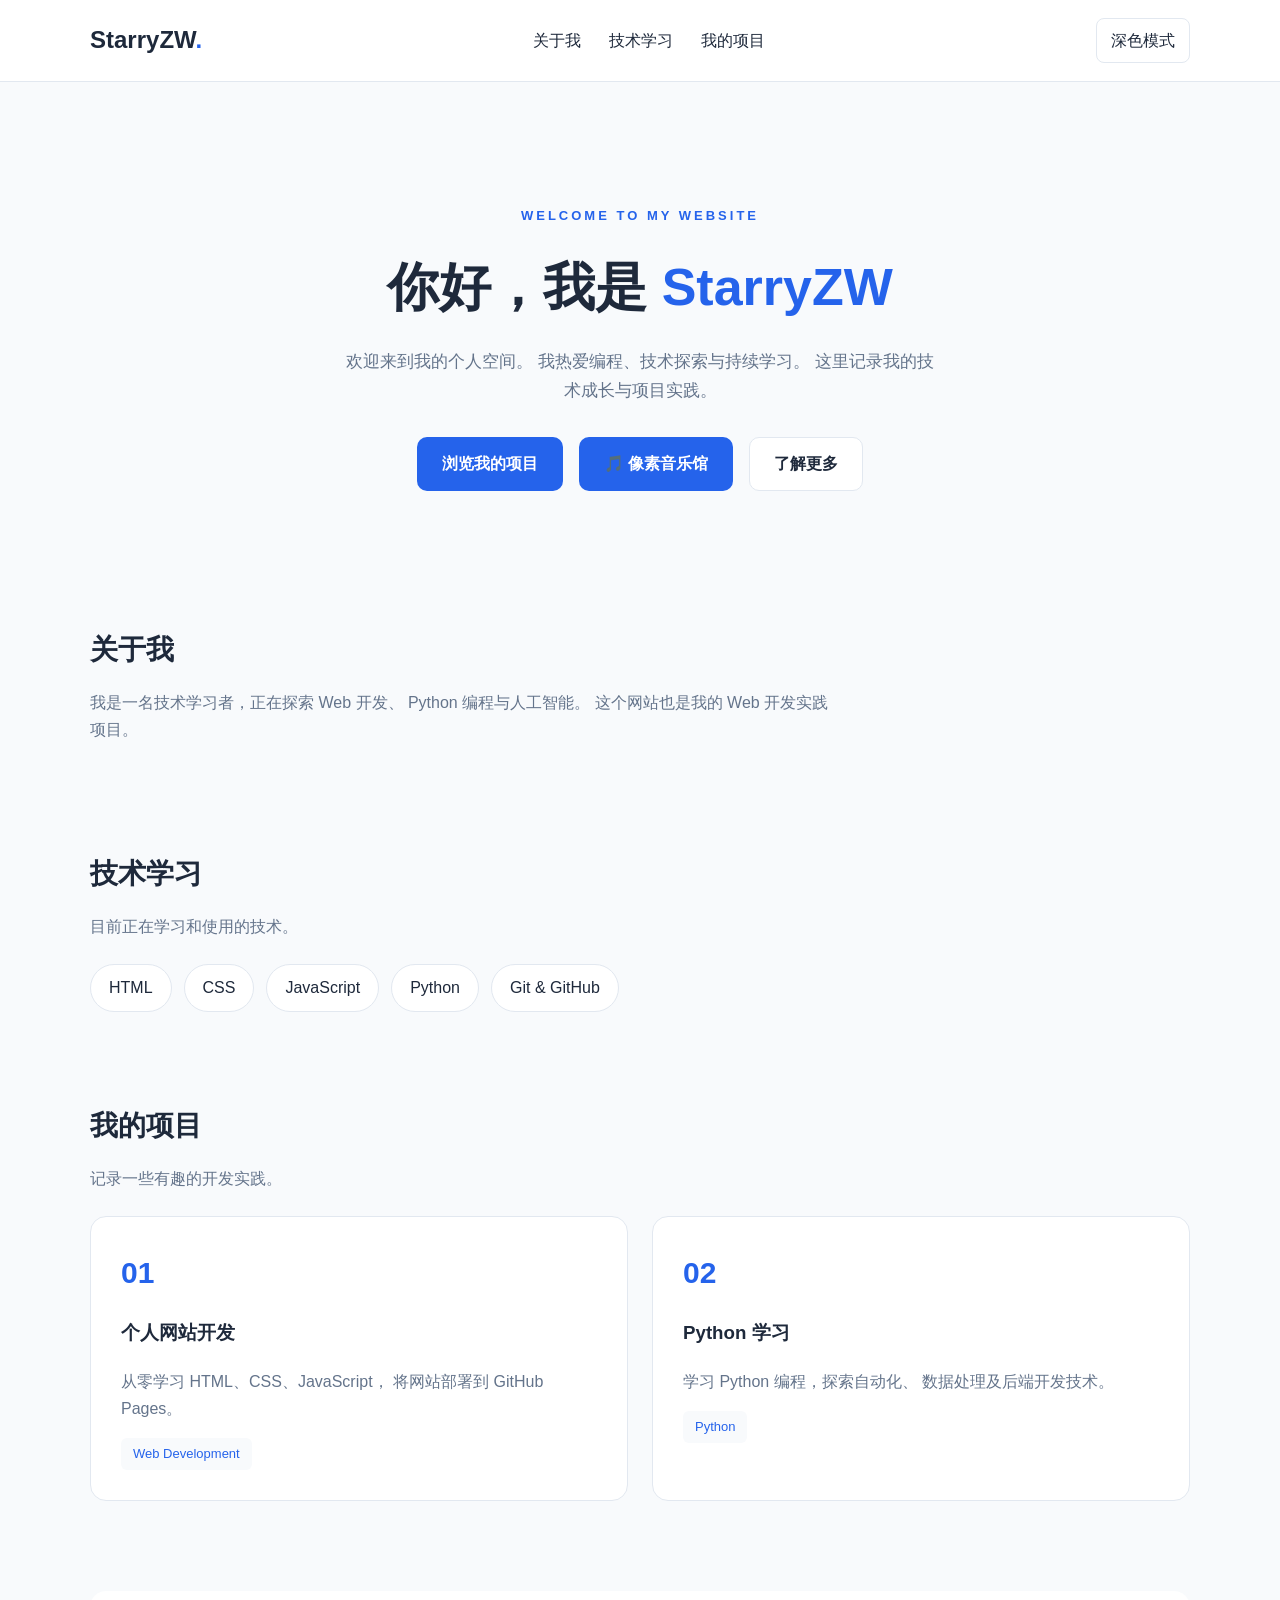
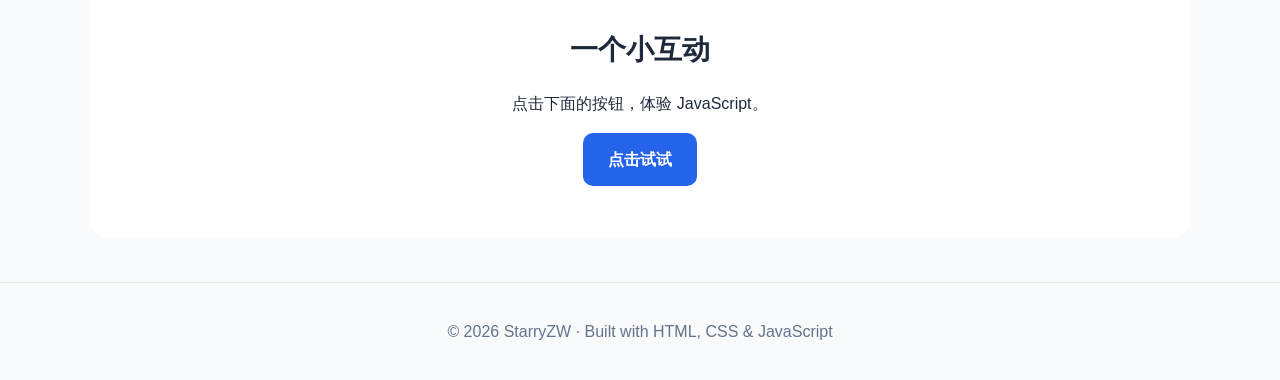
<file: index.html>
<!DOCTYPE html>
<html lang="zh-CN">
<head>
  <meta charset="UTF-8">
  <meta name="viewport"
        content="width=device-width, initial-scale=1.0">

  <title>StarryZW | 我的个人网站</title>

  <link rel="stylesheet" href="style.css">
  <script src="script.js" defer></script>
</head>

<body>
  <!-- 顶部导航 -->
  <header class="site-header">
    <nav class="container navbar">
      <a class="logo" href="#">StarryZW<span>.</span></a>

      <div class="nav-links">
        <a href="#about">关于我</a>
        <a href="#skills">技术学习</a>
        <a href="#projects">我的项目</a>
      </div>

      <button id="themeToggle"
              class="theme-btn"
              type="button"
              aria-pressed="false">
        深色模式
      </button>
    </nav>
  </header>

  <main>
    <!-- 主页介绍 -->
    <section class="hero container">
      <p class="eyebrow">WELCOME TO MY WEBSITE</p>

      <h1>你好，我是 <span>StarryZW</span></h1>

      <p class="intro">
        欢迎来到我的个人空间。
        我热爱编程、技术探索与持续学习。
        这里记录我的技术成长与项目实践。
      </p>

      <div class="hero-actions">
        <a class="btn primary" href="#projects">
          浏览我的项目
        </a>
        <a class="btn primary" href="./music/">
          🎵 像素音乐馆
        </a>
        <a class="btn secondary" href="#about">
          了解更多
        </a>
      </div>
    </section>

    <!-- 关于我 -->
    <section id="about" class="section container">
      <h2>关于我</h2>
      <p class="section-desc">
        我是一名技术学习者，正在探索 Web 开发、
        Python 编程与人工智能。
        这个网站也是我的 Web 开发实践项目。
      </p>
    </section>

    <!-- 技术学习 -->
    <section id="skills" class="section container">
      <h2>技术学习</h2>
      <p class="section-desc">
        目前正在学习和使用的技术。
      </p>

      <div class="skill-list">
        <span>HTML</span>
        <span>CSS</span>
        <span>JavaScript</span>
        <span>Python</span>
        <span>Git & GitHub</span>
      </div>
    </section>

    <!-- 项目展示 -->
    <section id="projects" class="section container">
      <h2>我的项目</h2>
      <p class="section-desc">
        记录一些有趣的开发实践。
      </p>

      <div class="project-grid">
        <article class="project-card">
          <div class="project-icon">01</div>
          <h3>个人网站开发</h3>
          <p>
            从零学习 HTML、CSS、JavaScript，
            将网站部署到 GitHub Pages。
          </p>
          <span class="tag">Web Development</span>
        </article>

        <article class="project-card">
          <div class="project-icon">02</div>
          <h3>Python 学习</h3>
          <p>
            学习 Python 编程，探索自动化、
            数据处理及后端开发技术。
          </p>
          <span class="tag">Python</span>
        </article>
      </div>
    </section>

    <!-- JavaScript 互动 -->
    <section class="section container">
      <div class="interactive-box">
        <h2>一个小互动</h2>
        <p>点击下面的按钮，体验 JavaScript。</p>

        <button id="helloBtn" class="btn primary">
          点击试试
        </button>

        <p id="message" aria-live="polite"></p>
      </div>
    </section>
  </main>

  <footer>
    © <span id="year"></span> StarryZW
    · Built with HTML, CSS & JavaScript
  </footer>
</body>
</html>
</file>
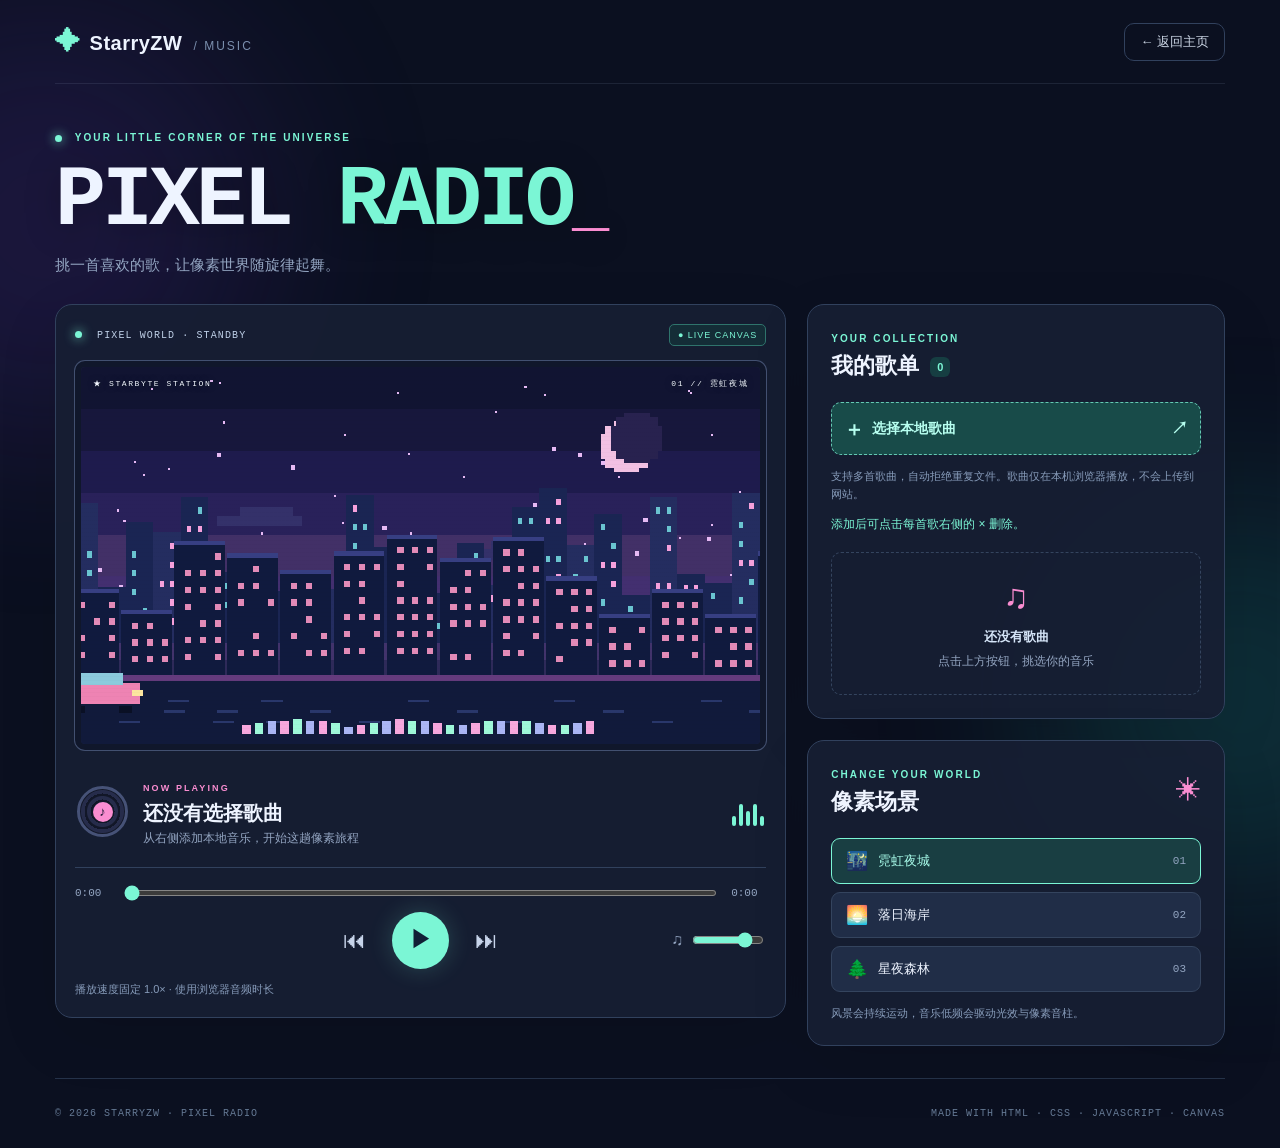
<file: music/index.html>
<!DOCTYPE html>
<html lang="zh-CN">
<head>
  <meta charset="UTF-8">
  <meta name="viewport" content="width=device-width, initial-scale=1.0">
  <meta name="theme-color" content="#0b1020">
  <meta name="description" content="StarryZW 的像素音乐馆：在像素风景中聆听音乐。">
  <title>Pixel Radio | StarryZW</title>
  <link rel="stylesheet" href="music.css">
  <script src="music.js" defer></script>
</head>
<body>
  <div class="ambient ambient-a" aria-hidden="true"></div>
  <div class="ambient ambient-b" aria-hidden="true"></div>

  <div class="page-wrap">
    <header class="topbar">
      <a class="brand" href="../index.html" aria-label="返回 StarryZW 的主页">
        <span class="brand-mark">✦</span> StarryZW <span class="brand-suffix">/ MUSIC</span>
      </a>
      <a class="back-link" href="../index.html">← 返回主页</a>
    </header>

    <div class="intro">
      <div class="eyebrow"><span class="signal-dot"></span> YOUR LITTLE CORNER OF THE UNIVERSE</div>
      <h1>PIXEL <span>RADIO</span><span class="cursor">_</span></h1>
      <p>挑一首喜欢的歌，让像素世界随旋律起舞。</p>
    </div>

    <main class="player-layout">
      <section class="viewer card" aria-label="像素音乐播放器">
        <div class="card-topline">
          <div class="status"><span class="on-air-dot"></span> <span id="statusText">PIXEL WORLD · STANDBY</span></div>
          <span class="live-chip">● LIVE CANVAS</span>
        </div>

        <div class="screen-frame">
          <canvas id="mvCanvas" width="320" height="180" role="img" aria-label="会随音乐节奏变化的动态像素风景"></canvas>
          <div class="screen-scanlines" aria-hidden="true"></div>
          <div class="screen-label"><span>★ STARBYTE STATION</span><span id="sceneLabel">01 // 霓虹夜城</span></div>
        </div>

        <div class="track-info">
          <div class="vinyl" id="vinyl" aria-hidden="true"><span class="vinyl-center">♪</span></div>
          <div class="track-meta">
            <span class="track-kicker">NOW PLAYING</span>
            <h2 id="trackTitle">还没有选择歌曲</h2>
            <p id="trackSubtitle">从右侧添加本地音乐，开始这趟像素旅程</p>
          </div>
          <div class="wave-symbol" aria-hidden="true"><span></span><span></span><span></span><span></span><span></span></div>
        </div>

        <div class="playback" aria-label="播放控制">
          <div class="progress-row">
            <span id="timeCurrent" class="time">0:00</span>
            <input id="seek" type="range" min="0" max="1000" value="0" aria-label="播放进度">
            <span id="timeTotal" class="time">0:00</span>
          </div>
          <div class="playback-controls">
            <div class="control-spacer"></div>
            <div class="main-controls">
              <button class="icon-btn" type="button" id="prevBtn" title="上一首" aria-label="上一首">⏮</button>
              <button class="play-btn" type="button" id="playBtn" title="播放或暂停" aria-label="播放">▶</button>
              <button class="icon-btn" type="button" id="nextBtn" title="下一首" aria-label="下一首">⏭</button>
            </div>
            <div class="volume-wrap"><span aria-hidden="true">♫</span><input id="volume" type="range" min="0" max="100" value="80" aria-label="音量"></div>
          </div>
          <p id="audioDiagnostics" class="diagnostics" aria-live="polite">播放速度固定 1.0×</p>
        </div>
      </section>

      <aside class="sidebar">
        <section class="card library">
          <div class="section-head"><div><span class="small-label">YOUR COLLECTION</span><h2>我的歌单 <span id="trackCount" class="count">0</span></h2></div><button id="clearBtn" type="button" class="clear-btn" hidden>清空歌单</button></div>
          <label class="upload-btn" for="fileInput"><span class="upload-plus">＋</span> 选择本地歌曲 <span class="upload-arrow">↗</span></label>
          <input id="fileInput" type="file" accept="audio/*,.mp3,.wav,.m4a,.ogg,.aac,.flac,.opus" multiple hidden>
          <p class="hint">支持多首歌曲，自动拒绝重复文件。歌曲仅在本机浏览器播放，不会上传到网站。</p>
          <p id="libraryNotice" class="library-notice" role="status" aria-live="polite">添加后可点击每首歌右侧的 × 删除。</p>
          <ol id="playlist" class="playlist"><li class="empty-list"><span class="empty-note">♫</span><strong>还没有歌曲</strong><span>点击上方按钮，挑选你的音乐</span></li></ol>
        </section>

        <section class="card scenes">
          <div class="section-head"><div><span class="small-label">CHANGE YOUR WORLD</span><h2>像素场景</h2></div><span class="sparkle">✳</span></div>
          <div class="scene-options" role="group" aria-label="选择像素场景">
            <button type="button" class="scene-option active" data-scene="city" aria-pressed="true"><span class="scene-emoji">🌃</span><span>霓虹夜城</span><small>01</small></button>
            <button type="button" class="scene-option" data-scene="ocean" aria-pressed="false"><span class="scene-emoji">🌅</span><span>落日海岸</span><small>02</small></button>
            <button type="button" class="scene-option" data-scene="forest" aria-pressed="false"><span class="scene-emoji">🌲</span><span>星夜森林</span><small>03</small></button>
          </div>
          <p class="hint">风景会持续运动，音乐低频会驱动光效与像素音柱。</p>
        </section>
      </aside>
    </main>

    <footer class="footer"><span>© <span id="year"></span> STARRYZW · PIXEL RADIO</span><span>MADE WITH HTML · CSS · JAVASCRIPT · CANVAS</span></footer>
  </div>
  <audio id="audio" preload="metadata"></audio>
</body>
</html>
</file>
<file: style.css>
/* 1. 全局颜色变量 */
:root {
  --bg: #f8fafc;
  --surface: #ffffff;
  --text: #1e293b;
  --muted: #64748b;
  --primary: #2563eb;
  --border: #e2e8f0;
}

/* 深色主题 */
body.dark {
  --bg: #0f172a;
  --surface: #1e293b;
  --text: #f1f5f9;
  --muted: #94a3b8;
  --primary: #60a5fa;
  --border: #334155;
}

/* 2. 基础设置 */
* {
  box-sizing: border-box;
}

html {
  scroll-behavior: smooth;
}

body {
  margin: 0;
  font-family: Arial, "Microsoft YaHei", sans-serif;
  line-height: 1.7;
  background: var(--bg);
  color: var(--text);
}

a {
  color: inherit;
  text-decoration: none;
}

button {
  font: inherit;
  cursor: pointer;
}

.container {
  width: min(1100px, 90%);
  margin: 0 auto;
}

/* 3. 顶部导航 */
.site-header {
  background: var(--surface);
  border-bottom: 1px solid var(--border);
}

.navbar {
  display: flex;
  align-items: center;
  justify-content: space-between;
  gap: 20px;
  padding: 18px 0;
}

.logo {
  font-size: 24px;
  font-weight: bold;
}

.logo span {
  color: var(--primary);
}

.nav-links {
  display: flex;
  gap: 28px;
}

.nav-links a:hover {
  color: var(--primary);
}

.theme-btn {
  padding: 8px 14px;
  background: transparent;
  color: var(--text);
  border: 1px solid var(--border);
  border-radius: 8px;
}

/* 4. 首页大标题 */
.hero {
  text-align: center;
  padding: 110px 0 90px;
}

.eyebrow {
  color: var(--primary);
  font-size: 13px;
  font-weight: bold;
  letter-spacing: 3px;
}

.hero h1 {
  margin: 16px 0;
  font-size: clamp(32px, 5vw, 52px);
}

.hero h1 span {
  color: var(--primary);
}

.intro {
  max-width: 600px;
  margin: 0 auto 32px;
  color: var(--muted);
  font-size: 17px;
}

.hero-actions {
  display: flex;
  justify-content: center;
  gap: 16px;
  flex-wrap: wrap;
}

.btn {
  display: inline-block;
  padding: 12px 24px;
  border: 1px solid transparent;
  border-radius: 10px;
  font-weight: 600;
}

.primary {
  background: var(--primary);
  color: #fff;
}

body.dark .primary {
  color: #0f172a;
}

.secondary {
  background: var(--surface);
  color: var(--text);
  border-color: var(--border);
}

/* 5. 内容区域 */
.section {
  padding: 45px 0;
  scroll-margin-top: 20px;
}

.section h2 {
  font-size: 28px;
  margin: 0 0 12px;
}

.section-desc {
  color: var(--muted);
  max-width: 750px;
}

/* 技能标签 */
.skill-list {
  display: flex;
  flex-wrap: wrap;
  gap: 12px;
  margin-top: 24px;
}

.skill-list span {
  padding: 9px 18px;
  background: var(--surface);
  border: 1px solid var(--border);
  border-radius: 30px;
}

/* 6. 项目卡片 */
.project-grid {
  display: grid;
  grid-template-columns: repeat(2, minmax(0, 1fr));
  gap: 24px;
  margin-top: 24px;
}

.project-card {
  padding: 30px;
  background: var(--surface);
  border: 1px solid var(--border);
  border-radius: 16px;
  transition: transform 0.2s;
}

.project-card:hover {
  transform: translateY(-5px);
}

.project-icon {
  font-size: 30px;
  font-weight: bold;
  color: var(--primary);
}

.project-card p {
  color: var(--muted);
}

.tag {
  display: inline-block;
  padding: 5px 12px;
  color: var(--primary);
  background: var(--bg);
  border-radius: 6px;
  font-size: 13px;
}

/* 7. 互动区域和页脚 */
.interactive-box {
  text-align: center;
  padding: 35px;
  background: var(--surface);
  border-radius: 16px;
}

#message {
  color: var(--primary);
}

footer {
  text-align: center;
  padding: 35px 15px;
  color: var(--muted);
  border-top: 1px solid var(--border);
}

/* 8. 手机端适配 */
@media (max-width: 768px) {
  .navbar {
    flex-wrap: wrap;
  }

  .nav-links {
    order: 3;
    width: 100%;
    justify-content: center;
    flex-wrap: wrap;
    gap: 16px;
  }

  .hero {
    padding: 65px 0;
  }

  .project-grid {
    grid-template-columns: 1fr;
  }

  .section {
    padding: 30px 0;
  }
}
</file>
<file: music/music.css>
:root { color-scheme: dark; --bg: #0b1020; --panel: rgba(23,31,52,.92); --border: #31415d; --muted:#93a5c1; --text: #eef4ff; --mint:#7bf6d5; --pink:#fa8dd1; }
* { box-sizing: border-box; }
html { scroll-behavior:smooth; }
body { background: var(--bg); color:var(--text); margin:0; font-family: "Segoe UI", "Microsoft YaHei", Arial, sans-serif; min-height:100vh; }
button,input { font:inherit; }
button { cursor:pointer; }
a { text-decoration:none; color:inherit; }
button:focus-visible,a:focus-visible,input:focus-visible,label:focus-within { outline: 2px solid var(--mint); outline-offset:4px; }
.ambient { position:fixed; border-radius:50%; pointer-events:none; filter:blur(95px); opacity:.17; z-index:-1; }
.ambient-a { width:450px;height:450px;left:-180px;top:0;background:#693ac7; }
.ambient-b { width:400px;height:400px;right:-160px;bottom:0;background:#1cc7ad; }
.page-wrap { max-width:1220px; padding:0 25px; margin:0 auto; }
.topbar { min-height:84px;display:flex;align-items:center;justify-content:space-between; border-bottom:1px solid rgba(161,177,209,.12); }
.brand { font-weight:800;font-size:20px;letter-spacing:.5px; }
.brand-mark { color:var(--mint);font-size:25px;margin-right:3px; }
.brand-suffix {color:#7b8fae;font-weight:500;font-size:12px;letter-spacing:2px;margin-left:5px;}
.back-link { border:1px solid var(--border);font-size:13px;border-radius:10px;padding:9px 15px;color:#cbd5e4;transition:background .2s; }
.back-link:hover { background:#27344b; }
.intro { padding:48px 0 29px; }
.eyebrow,.small-label,.track-kicker { font-size:10px;letter-spacing:2.1px;font-weight:800;color:var(--mint); }
.signal-dot,.on-air-dot { width:7px;height:7px;display:inline-block;border-radius:50%;background:var(--mint);box-shadow:0 0 11px var(--mint);vertical-align:middle;margin-right:8px;}
.intro h1 {font-family:Consolas,"Courier New",monospace;font-size:clamp(45px,8vw,85px);letter-spacing:-4px;line-height:1;margin:16px 0 12px;text-shadow:0 6px 35px #0004;}
.intro h1 span:first-of-type { color:var(--mint); }
.cursor { font-size:.73em;color:var(--pink);animation:blink 1.05s steps(1) infinite;}
@keyframes blink {50%{opacity:0;}}
.intro p { color:var(--muted);margin:0;font-size:15px; }
.player-layout { display:grid;grid-template-columns:minmax(0,1.75fr) minmax(300px,1fr);gap:21px;align-items:start; }
.card {background:var(--panel);border:1px solid var(--border);border-radius:17px;box-shadow:0 20px 60px rgba(0,0,0,.1);overflow:hidden;}
.viewer { padding:19px; }
.card-topline {display:flex;align-items:center;justify-content:space-between;gap:8px;margin-bottom:15px;}
.status {font-family:Consolas,monospace;font-size:10px;letter-spacing:1.1px;color:#bfd0e8; }
.live-chip {font-size:9px;letter-spacing:1px;color:var(--mint);border:1px solid #2f746c;background:#15423f77;padding:5px 8px;border-radius:5px;white-space:nowrap;}
.screen-frame { width:100%;position:relative;overflow:hidden;background:#191f43;border:6px solid #10172b;border-radius:10px; box-shadow:0 0 0 1px #425070;aspect-ratio:16/9; }
#mvCanvas {display:block;width:100%;height:100%;object-fit:fill;image-rendering:pixelated; image-rendering:crisp-edges; }
.screen-scanlines { position:absolute;inset:0;pointer-events:none;background:repeating-linear-gradient(0deg,transparent 0px,transparent 3px,rgba(0,0,0,.08) 4px); opacity:.42;}
.screen-label { position:absolute;top:11px;left:12px;right:12px;display:flex;justify-content:space-between;gap:12px;font:8px Consolas,monospace;letter-spacing:1.6px;color:#f4f8ff;text-shadow:1px 1px #10172b,0 0 6px #10172b; }
.track-info {display:flex;align-items:center;gap:15px;padding:27px 2px 20px;}
.vinyl {width:51px;height:51px;flex:none;border-radius:50%;background:repeating-radial-gradient(circle at center,#262c4b 0,#262c4b 3px,#121728 4px,#121728 6px);border:3px solid #465277;display:grid;place-items:center;}
.vinyl.spinning {animation:spin 3s linear infinite;}
.vinyl-center {width:20px;height:20px;border-radius:50%;display:grid;place-items:center;background:var(--pink);color:#1f1736;font-weight:bold;font-size:13px;}
@keyframes spin {to{transform:rotate(360deg);}}
.track-meta {min-width:0;flex:1;}
.track-kicker {color:var(--pink);font-size:9px;}
.track-meta h2 {font-size:20px;margin:5px 0 2px;overflow:hidden;text-overflow:ellipsis;white-space:nowrap;}
.track-meta p {font-size:12px;color:var(--muted);margin:0;line-height:1.5;}
.wave-symbol {display:flex;align-items:end;gap:3px;height:28px;}
.wave-symbol span {width:4px;height:10px;background:var(--mint);border-radius:2px;}
.wave-symbol span:nth-child(2),.wave-symbol span:nth-child(4){height:22px;}
.wave-symbol span:nth-child(3){height:15px;}
.wave-symbol.playing span {animation:wave .8s ease-in-out infinite alternate;}
.wave-symbol.playing span:nth-child(2){animation-delay:.15s;}
.wave-symbol.playing span:nth-child(3){animation-delay:.4s;}
.wave-symbol.playing span:nth-child(4){animation-delay:.25s;}
@keyframes wave {to{height:5px;}}
.playback {border-top:1px solid var(--border);padding-top:19px;}
.progress-row {display:flex;align-items:center;gap:12px;}
.time {font:11px Consolas,monospace;color:var(--muted);min-width:35px;}
input[type=range] { accent-color:var(--mint);cursor:pointer;min-width:0; }
#seek {flex:1; height:6px;}
.playback-controls {display:flex;align-items:center;justify-content:space-between;margin-top:13px;}
.control-spacer,.volume-wrap {width:95px;}
.main-controls {display:flex;align-items:center;gap:16px;}
.icon-btn {border:0;background:transparent;color:#c7d4ea;font-size:23px;padding:10px;}
.icon-btn:hover {color:var(--mint);}
.play-btn {width:57px;height:57px;border-radius:50%;border:0;background:var(--mint);color:#112036;font-size:22px;font-weight:800;box-shadow:0 0 25px rgba(123,246,213,.2);}
.play-btn:hover {background:#a9ffe9;}
.volume-wrap {display:flex;gap:7px;align-items:center;color:var(--muted);}
.volume-wrap input {width:73px;}
.sidebar {display:grid;gap:21px;}
.library,.scenes {padding:23px;}
.section-head {display:flex;justify-content:space-between;align-items:center;gap:8px;margin-bottom:21px;}
.section-head h2 {font-size:22px;margin:5px 0 0;}
.count {font-size:11px;vertical-align:middle;color:var(--mint);background:#163e42;border-radius:6px;padding:4px 7px;margin-left:5px;}
.sparkle {color:var(--pink);font-size:25px;}
.upload-btn {display:flex;justify-content:center;align-items:center;gap:8px;padding:14px 12px;cursor:pointer;border:1px dashed #64c9b4;background:#184b49;border-radius:10px;color:#b7fff0;font-size:14px;font-weight:700;transition:background .2s;}
.upload-btn:hover {background:#205c58;}
.upload-plus {font-size:20px;line-height:1;}
.upload-arrow {margin-left:auto;font-size:17px;}
.hint {font-size:11px;line-height:1.65;color:#879cba;margin:12px 0 0;}
.playlist {margin:18px 0 0;padding:0;list-style:none;max-height:330px;overflow:auto;}
.empty-list {border:1px dashed #34445e;border-radius:10px;padding:24px 10px;display:flex;flex-direction:column;align-items:center;gap:7px;color:var(--muted);font-size:12px;text-align:center;}
.empty-list strong {color:#d5e5f8;font-size:13px;}
.empty-note {font-size:34px;color:var(--pink);margin-bottom:5px;}
.track-item {list-style:none;margin:6px 0;}
.track-button {display:flex;text-align:left;align-items:center;width:100%;gap:11px;border:1px solid transparent;padding:11px 9px;background:transparent;color:var(--text);border-radius:9px;}
.track-button:hover {background:#273851;}
.track-item.current .track-button {background:#214a49;border-color:#3a857b;}
.track-num {color:var(--mint);font:12px Consolas,monospace;min-width:24px;}
.track-file {flex:1;overflow:hidden;text-overflow:ellipsis;white-space:nowrap;font-size:12px;}
.track-suffix {color:#92a7be;font-size:10px;}
.scene-options {display:grid;gap:8px;}
.scene-option {display:flex;align-items:center;gap:10px;width:100%;border:1px solid #34445e;border-radius:9px;padding:11px 14px;background:#202d47;color:var(--text);text-align:left;font-size:13px;}
.scene-option small {margin-left:auto;color:var(--muted);font:11px Consolas,monospace;}
.scene-emoji {font-size:18px;}
.scene-option:hover {background:#2c3c59;}
.scene-option.active {border-color:var(--mint);background:#193e42;color:#a8fcea;}
.footer {display:flex;justify-content:space-between;flex-wrap:wrap;gap:10px;padding:29px 0;margin-top:32px;border-top:1px solid #26334a;color:#657994;letter-spacing:1px;font:10px Consolas,monospace;}
@media (max-width:950px) { .player-layout {grid-template-columns:1fr;} .sidebar {grid-template-columns:1fr 1fr;} }
@media (max-width:650px) { .page-wrap {padding:0 15px;} .topbar {min-height:67px;} .brand {font-size:17px;} .brand-suffix{display:none;} .intro {padding:34px 0 23px;} .intro h1{letter-spacing:-3px;} .viewer{padding:12px;} .sidebar {grid-template-columns:1fr;} .library,.scenes{padding:18px;} .screen-label {font-size:7px;} .control-spacer{width:30px;} .volume-wrap {width:85px;} .volume-wrap input{width:61px;} .main-controls{gap:9px;} .track-meta h2{font-size:17px;} }
@media (prefers-reduced-motion:reduce) { .cursor,.vinyl.spinning,.wave-symbol.playing span {animation:none;} *{scroll-behavior:auto;} }

/* V1.1：歌单管理与音频诊断 */
.track-item { display:flex; align-items:stretch; gap:5px; }
.track-item .track-button { flex:1; width:auto; min-width:0; }
.delete-track { flex:0 0 36px; border:1px solid transparent; background:transparent; color:#93a5c1; border-radius:9px; font-size:23px; line-height:1; }
.delete-track:hover, .delete-track:focus-visible { color:#ffd2dc; background:#70384b; border-color:#b65e79; }
.clear-btn { background:transparent; border:1px solid #54617b; color:#c3cfe2; padding:6px 10px; font-size:12px; border-radius:7px; white-space:nowrap; }
.clear-btn:hover { color:#ffd5e0; border-color:#ed8ea7; }
.clear-btn[hidden] { display:none; }
.library-notice { font-size:12px; line-height:1.55; min-height:18px; color:var(--mint); margin:12px 0 0; }
.library-notice.warning, .diagnostics.warning { color:#ffc88b; }
.upload-btn.busy { opacity:.65; cursor:wait; }
.diagnostics { font-size:11px; color:#879cba; margin:12px 0 0; line-height:1.55; }
</file>
